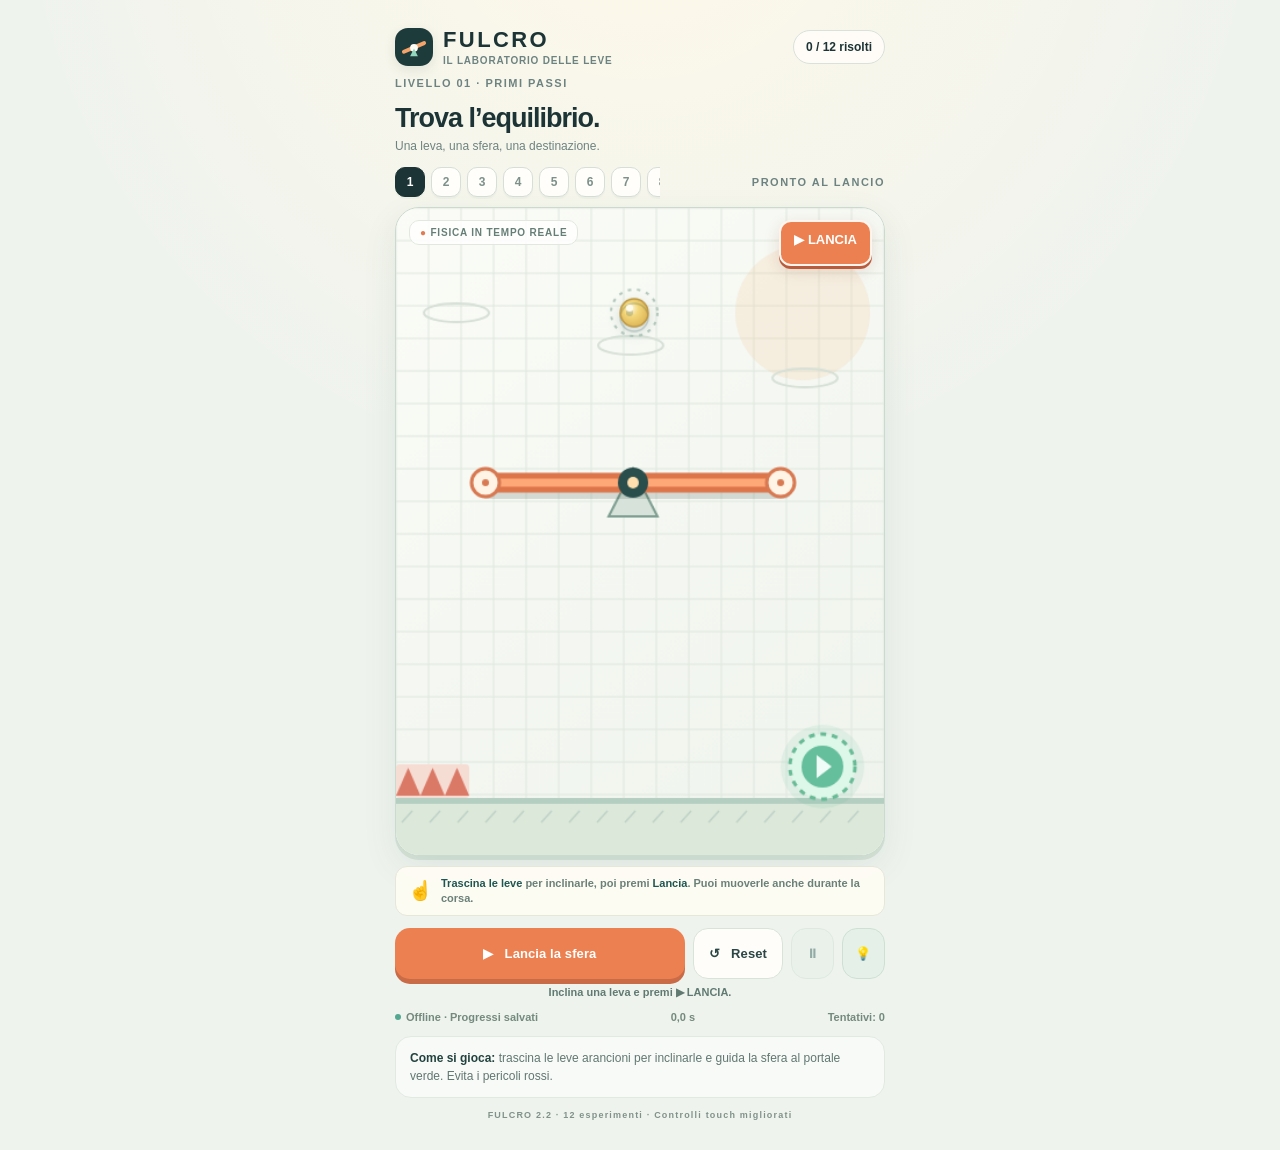
<file: fulcro-demo/index.html>
<!doctype html>
<html lang="it">
<head>
<meta charset="utf-8"><meta name="viewport" content="width=device-width,initial-scale=1,viewport-fit=cover,user-scalable=no">
<meta name="apple-mobile-web-app-capable" content="yes"><meta name="apple-mobile-web-app-status-bar-style" content="default">
<meta name="theme-color" content="#eaf0eb">
<title>FULCRO 2.2 · Il laboratorio delle leve</title>
<style>
:root{--ink:#1c3435;--muted:#6d8381;--paper:#eff3ee;--white:#fffdf7;--line:#d8e2da;--orange:#ed8051;--orange-dark:#bd5735;--mint:#57a998}
*{box-sizing:border-box;-webkit-tap-highlight-color:transparent}
body{margin:0;background:radial-gradient(circle at 50% -12%,#fff9e9,transparent 44%),var(--paper);color:var(--ink);font-family:ui-rounded,-apple-system,BlinkMacSystemFont,"Segoe UI",sans-serif;min-height:100svh}
.wrap{width:min(100% - 24px,490px);margin:auto;padding:14px 0 max(18px,env(safe-area-inset-bottom));}
.top{display:flex;align-items:center;justify-content:space-between;gap:8px;margin-bottom:11px}
.brand{display:flex;align-items:center;gap:10px}.mark{width:38px;height:38px;display:grid;place-items:center;border-radius:13px;background:#1d3b3b;color:white;box-shadow:0 4px 12px #193f3e1a}
.brand strong{display:block;font-size:22px;font-weight:900;letter-spacing:2.4px;line-height:1.1}.brand small{display:block;color:var(--muted);font-weight:600;font-size:10px;letter-spacing:.8px;margin-top:3px}
.micro{font-size:11px;color:var(--muted);font-weight:800;text-transform:uppercase;letter-spacing:1.5px}.pill{border:1px solid var(--line);background:#fffcf7;border-radius:999px;padding:9px 12px;font-weight:800;font-size:12px;color:var(--ink);white-space:nowrap}
h1{font-size:clamp(20px,6vw,27px);font-weight:850;letter-spacing:-1px;line-height:1.14;margin:8px 0 3px}p.lead{margin:0 0 10px;font-size:12px;color:var(--muted);line-height:1.5;min-height:18px}
.levelbar{display:flex;align-items:center;justify-content:space-between;margin:6px 0 8px;gap:10px}
.levels{display:flex;gap:6px;overflow-x:auto;scrollbar-width:none;max-width:min(265px,70vw);padding:2px 0}.levels::-webkit-scrollbar{display:none}.lev{cursor:pointer;flex:0 0 30px;width:30px;height:30px;border-radius:10px;border:1px solid #d5dfd7;background:#fffefa;color:#7d918a;font-weight:800;font-size:12px;box-shadow:0 2px 1px #cad9cb30}.lev.active{border-color:var(--ink);background:var(--ink);color:#fff}.lev.done:not(.active){color:#297c6d;border-color:#9dd4bd;background:#d9f1e3}
.stage{position:relative;border:1.5px solid #cbdacf;border-radius:24px;box-shadow:0 12px 35px #315e4c17,0 4px 0 #d7e4d8;overflow:hidden;background:#f9faf4;touch-action:none;aspect-ratio:420/556;width:100%}
canvas{display:block;width:100%;height:100%;touch-action:none;cursor:crosshair}
.corner{position:absolute;top:12px;left:13px;padding:6px 10px;background:#ffffffd6;border:1px solid #e2e8df;border-radius:10px;color:#667f76;pointer-events:none;font-size:10px;font-weight:800;letter-spacing:.8px}
.corner span{color:#e07b53}.hintTag{position:relative;margin-top:10px;border:1px solid #e5e7d8;background:#fffdf4e8;border-radius:12px;padding:9px 12px;display:flex;align-items:center;gap:9px;color:#6a8078;font-size:11px;font-weight:600;line-height:1.4;pointer-events:none}.hintTag b{color:#1e5651}
.result{position:absolute;inset:0;background:#f0f7edc5;backdrop-filter:blur(7px);display:none;flex-direction:column;align-items:center;justify-content:center;text-align:center;padding:24px;gap:12px}.result.visible{display:flex}.winicon{height:74px;width:74px;background:#d4f5df;border-radius:24px;display:grid;place-items:center;font-size:40px;box-shadow:0 9px 26px #2d99602b}.result h2{margin:0;font-size:30px;letter-spacing:-1px}.result p{margin:0;color:#657d78;font-size:14px;line-height:1.5}
.actions{display:flex;gap:8px;margin-top:12px}.btn{cursor:pointer;border:none;border-radius:15px;padding:14px 15px;min-height:51px;font-weight:850;letter-spacing:.1px;font-size:13px;display:flex;justify-content:center;align-items:center;gap:7px;transition:transform .12s,opacity .12s}.btn:active,.lev:active{transform:scale(.96)}.primary{background:var(--orange);color:white;flex:1;box-shadow:0 5px 0 #c96b46}.secondary{background:#fffdfa;color:#2a4745;border:1px solid #d9e4d9}.smallBtn{background:#e5f1e8;color:#38665c;border:1px solid #cde0d3}.btn[disabled]{opacity:.5;cursor:default}
.footer{display:flex;justify-content:space-between;align-items:center;gap:12px;margin-top:10px;color:#738a7f;font-size:11px;font-weight:600}.info{display:flex;gap:5px;align-items:center;white-space:nowrap}.dot{width:6px;height:6px;border-radius:50%;background:#54a891}
.help{margin-top:13px;padding:12px 14px;background:#ffffff9c;border:1px solid #e1eae0;border-radius:16px;color:#617771;font-size:12px;line-height:1.5}.help b{color:#22433d}.version{text-align:center;font-weight:800;font-size:9px;letter-spacing:1.2px;color:#80928a;margin:12px 0}.lev.active{scroll-margin:0 15px}.smallBtn{min-width:43px;padding:12px 9px}
@media(max-width:380px){.wrap{width:calc(100% - 16px);padding-top:10px}.brand strong{font-size:20px}.brand small{font-size:9px}.lev{width:28px;height:28px}.btn{padding:12px 9px;font-size:12px}.hintTag{padding:7px 10px}}
@media(min-width:700px){.wrap{padding-top:28px}.stage{aspect-ratio:420/556}h1{margin-top:14px}}
.bootOverlay{position:absolute;inset:58px 16px 18px;z-index:5;display:flex;align-items:center;justify-content:center;text-align:center;pointer-events:none}
.bootOverlay .bootText{max-width:320px;border:1px solid #d9e3da;border-radius:20px;background:#fffcf8f5;padding:24px 18px;box-shadow:0 10px 30px #1b4c3d1a}
.bootOverlay .bootText b{display:block;font-size:19px;margin:6px 0;color:#20443d}.bootOverlay .bootText small{font-size:12px;line-height:1.55;color:#55776a}

/* Il comando di avvio resta visibile dentro l'area di gioco anche su iPhone. */
.stageAction{position:absolute;right:12px;top:12px;z-index:8;display:flex;align-items:center;justify-content:flex-end;max-width:52%}
.stagePlay{background:var(--orange);color:#fff;border:2px solid #fff5ee;border-radius:12px;font-weight:900;font-size:13px;padding:10px 13px;min-height:46px;box-shadow:0 3px 0 #b95c3e,0 5px 16px #7b382627;cursor:pointer;touch-action:manipulation;-webkit-user-select:none;user-select:none}
.stagePlay:active{transform:translateY(1px)}
.stageLive{padding:8px 10px;background:#ffffffee;border:1px solid #c7dfd3;border-radius:12px;font-size:11px;color:#2c6658;font-weight:900;letter-spacing:.5px;white-space:nowrap}
#liveFeedback{display:block;font-size:11px;color:#607a72;margin-top:7px;font-weight:700;text-align:center;min-height:15px}
@media(max-width:600px){.stage{width:min(100%,46svh);margin-left:auto;margin-right:auto}.wrap{padding-bottom:calc(18px + env(safe-area-inset-bottom))}.actions .btn{min-height:54px}}
@media(max-height:700px) and (max-width:600px){.stage{width:min(100%,41svh)}.lead{margin-bottom:5px}.levelbar{margin:4px 0 6px}}
</style>
</head>
<body>
<main class="wrap">
 <div class="top"><div class="brand"><div class="mark"><svg width="28" height="28" viewBox="0 0 36 36" fill="none"><path d="M5 24L31 13" stroke="#f4a36a" stroke-width="5" stroke-linecap="round"/><circle cx="18" cy="19" r="5" fill="#fffdf5"/><path d="M13 30h10l-5-10-5 10Z" fill="#91d6bd"/></svg></div><div><strong>FULCRO</strong><small>IL LABORATORIO DELLE LEVE</small></div></div><span class="pill" id="progress">0 / 12 risolti</span></div>
 <div class="micro" id="eyebrow">LIVELLO 01 · PRIMI PASSI</div><h1 id="levelName">Trova l'equilibrio.</h1><p class="lead" id="levelDesc">Inclina la leva per guidare la sfera verso il portale.</p>
 <div class="levelbar"><div class="levels" id="levelButtons" aria-label="Seleziona livello"></div><div class="micro" id="status">PRONTO AL LANCIO</div></div>
 <div class="stage" id="stage"><canvas id="game" aria-label="Gioco di fisica. Trascina le estremità delle leve, poi premi Lancia."></canvas><div class="stageAction"><button id="stageLaunch" class="stagePlay" type="button" aria-label="Avvia la simulazione">▶ LANCIA</button><span id="stageLive" class="stageLive" style="display:none" aria-live="polite">● IN MOVIMENTO</span></div><div class="corner"><span>●</span> FISICA IN TEMPO REALE</div><div class="bootOverlay" id="bootOverlay" role="alert"><div class="bootText"><span style="font-size:29px">🎮</span><b>Anteprima non interattiva</b><small>Il motore del gioco non viene avviato da questa anteprima. Per giocare apri FULCRO tramite il suo indirizzo web in Safari.</small></div></div><div class="result" id="result"><div class="winicon">✦</div><h2>Perfetto!</h2><p id="victoryText">Hai guidato la sfera a destinazione.</p><button id="next" class="btn primary" style="min-width:190px;flex:none">Livello successivo →</button><button id="again" class="btn secondary" style="min-width:190px">Rigioca questo livello</button></div></div>
 <div class="hintTag" id="guide"><span style="font-size:19px">☝️</span><span><b>Trascina le leve</b> per inclinarle, poi premi <b>Lancia</b>. Puoi muoverle anche durante la corsa.</span></div>
 <div class="actions"><button class="btn primary" id="launch">▶ &nbsp; Lancia la sfera</button><button class="btn secondary" id="restart" title="Ricomincia">↺ &nbsp; Reset</button><button class="btn smallBtn" id="pause" title="Pausa" aria-label="Pausa">⏸</button><button class="btn smallBtn" id="help" title="Suggerimento" aria-label="Suggerimento">💡</button></div>
 <span id="liveFeedback" aria-live="polite">Inclina una leva e premi ▶ LANCIA.</span><div class="footer"><span class="info"><span class="dot"></span> Offline · Progressi salvati</span><span id="timer">0,0 s</span><span id="attempts">Tentativi: 0</span></div>
 <div class="help" id="howto"><b>Come si gioca:</b> sposta le estremità delle leve arancioni. La gravità farà il resto. Il portale verde è il traguardo; le zone rosse sono da evitare. Premi 💡 se vuoi un suggerimento.</div><div class="version">FULCRO 2.2 · 12 esperimenti · Controlli touch migliorati</div>
</main>
<script>
try{(()=>{'use strict';
const W=420,H=556, FLOOR=507, TAU=Math.PI*2;
const clamp=(v,a,b)=>Math.max(a,Math.min(b,v));
const levels=[
 {tag:'PRIMI PASSI',name:'Trova l’equilibrio.',desc:'Una leva, una sfera, una destinazione.',spawn:[205,90],target:[367,480],beams:[[204,236,254,0,-.78,.78]],hazards:[[0,478,63,29]],walls:[],hint:[.36],msg:'Fai scendere la sfera verso destra.'},
 {tag:'VERSO SINISTRA',name:'Cambia direzione.',desc:'Non tutte le soluzioni si trovano a destra.',spawn:[210,76],target:[55,480],beams:[[211,224,250,0,-.85,.85]],hazards:[[356,478,64,29]],walls:[],hint:[-.38],msg:'Questa volta il portale è a sinistra.'},
 {tag:'DOPPIO FULCRO',name:'Una leva non basta.',desc:'Combina due inclinazioni per andare lontano.',spawn:[90,84],target:[351,480],beams:[[132,225,183,0,-.8,.8],[285,355,194,0,-.8,.8]],hazards:[[0,481,80,26],[176,481,66,26]],walls:[],hint:[.51,.3],msg:'Passa dalla prima leva alla seconda.'},
 {tag:'IL CAMBIO',name:'La strada tortuosa.',desc:'Ogni leva può cambiare il corso della caduta.',spawn:[322,79],target:[68,480],beams:[[300,215,175,0,-.85,.85],[153,355,190,0,-.85,.85]],hazards:[[193,480,55,27],[358,480,62,27]],walls:[],hint:[-.53,-.28],msg:'Prima spingi a sinistra, poi correggi.'},
 {tag:'TRA GLI OSTACOLI',name:'Un varco preciso.',desc:'Evita le zone rosse e cerca il passaggio.',spawn:[168,75],target:[372,480],beams:[[170,219,202,0,-.95,.95],[292,369,170,0,-.85,.85]],hazards:[[0,481,106,26],[195,481,90,26]],walls:[[255,275,316,291]],hint:[.50,.33],msg:'La seconda leva ti aiuta a superare il pericolo.'},
 {tag:'MAESTRO DELLE LEVE',name:'Il grande esperimento.',desc:'Tre leve. Una pallina. Tutto dipende da te.',spawn:[68,72],target:[390,429],beams:[[117,196,144,0,-.92,.92],[254,312,170,0,-.85,.85],[347,422,125,0,-.78,.78]],hazards:[[0,481,99,26],[178,481,73,26],[284,481,56,26]],walls:[],hint:[.45,.35,.22],msg:'Guida la sfera attraverso le tre leve.'}
 ,{tag:'LA MOLLA',name:'Un colpo di energia.',desc:'La molla azzurra respinge la sfera. Usa la leva per raggiungerla.',spawn:[205,90],target:[367,480],beams:[[204,236,254,0,-.78,.78]],hazards:[[0,478,63,29]],walls:[],springs:[[365,410,19,420]],hint:[.36],msg:'Inclina la leva verso destra e osserva la spinta della molla.'}
 ,{tag:'INGRANAGGI',name:'Leve collegate.',desc:'Quando muovi una leva, anche la seconda ruota al contrario.',spawn:[90,84],target:[105,480],beams:[[132,225,183,0,-.8,.8],[285,355,194,0,-.8,.8]],linkages:[[0,1,-1]],hazards:[[0,481,80,26],[176,481,66,26]],walls:[],hint:[.51,-.51],msg:'Le due leve sono unite da un ingranaggio: si muovono in verso opposto.'}
 ,{tag:'INTERRUTTORE',name:'Apri il passaggio.',desc:'Tocca l’interruttore arancione con la pallina per aprire il cancello.',spawn:[205,90],target:[382,480],beams:[[204,236,254,0,-.78,.78]],hazards:[[0,478,63,29]],walls:[],switches:[[379,468,18]],gates:[[348,440,348,507]],hint:[.36],msg:'Il pulsante sul pavimento disattiva la barriera davanti al traguardo.'}
 ,{tag:'TRAMPOLINO',name:'Prendi il rimbalzo.',desc:'Raccogli la spinta di due leve e di una molla.',spawn:[90,84],target:[353,480],beams:[[132,225,183,0,-.8,.8],[285,355,194,0,-.8,.8]],springs:[[320,310,18,260]],hazards:[[0,481,80,26],[176,481,66,26]],walls:[],hint:[.51,.3],msg:'Il cuscino azzurro restituisce energia alla sfera.'}
 ,{tag:'DOPPIO INCASTRO',name:'Doppio scambio.',desc:'Leve gemelle e un passaggio protetto da aprire.',spawn:[322,79],target:[337,456],beams:[[300,215,175,0,-.85,.85],[153,355,190,0,-.85,.85]],linkages:[[0,1,-1]],switches:[[282,412,20]],gates:[[309,430,309,507]],hazards:[[193,480,55,27],[358,480,62,27]],walls:[],hint:[-.53,.53],msg:'I due bracci si muovono specularmente. Raggiungi il pulsante per aprire.'}
 ,{tag:'GRAN FINALE',name:'La macchina perfetta.',desc:'Tre leve, un interruttore e una molla: combinali.',spawn:[68,72],target:[390,429],beams:[[117,196,144,0,-.92,.92],[254,312,170,0,-.85,.85],[347,422,125,0,-.78,.78]],springs:[[335,340,18,220]],switches:[[403,412,15]],gates:[[382,388,382,454]],hazards:[[0,481,99,26],[178,481,73,26],[284,481,56,26]],walls:[],hint:[.45,.35,.22],msg:'Le molle, le leve e l’interruttore lavorano insieme. Sperimenta.'}
];
let levelIndex=0, level=null, ball=null, state='ready',attempts=0, currentTime=0,drag=null, lastTS=0, accumulator=0;
let particles=[], confetti=[], flash=0, frame=0,restTime=0, bestTimes=(()=>{try{return JSON.parse(localStorage.getItem("fulcro-v2-times")||"{}")||{}}catch{return {}}})();
const canvas=document.querySelector('#game'),ctx=canvas.getContext('2d');canvas.width=W;canvas.height=H;
const el=id=>document.getElementById(id);
const progress=(()=>{try{return JSON.parse(localStorage.getItem('fulcro-progress')||'[]')}catch{return []}})();
function save(){try{localStorage.setItem('fulcro-progress',JSON.stringify(progress))}catch{}}
function roundrect(x,y,w,h,r,fill,stroke){r=Math.max(0,Math.min(r,w/2,h/2));ctx.beginPath();ctx.moveTo(x+r,y);ctx.lineTo(x+w-r,y);ctx.quadraticCurveTo(x+w,y,x+w,y+r);ctx.lineTo(x+w,y+h-r);ctx.quadraticCurveTo(x+w,y+h,x+w-r,y+h);ctx.lineTo(x+r,y+h);ctx.quadraticCurveTo(x,y+h,x,y+h-r);ctx.lineTo(x,y+r);ctx.quadraticCurveTo(x,y,x+r,y);ctx.closePath();if(fill){ctx.fillStyle=fill;ctx.fill()}if(stroke){ctx.strokeStyle=stroke;ctx.stroke()}}
function t(x,y,s,font,color,align='left'){ctx.fillStyle=color;ctx.font=font;ctx.textAlign=align;ctx.fillText(s,x,y);ctx.textAlign='left'}
function updateUI(){
 el('eyebrow').textContent='LIVELLO '+String(levelIndex+1).padStart(2,'0')+' · '+level.tag;
 el('levelName').textContent=level.name;el('levelDesc').textContent=level.desc;
 el('progress').textContent=progress.slice(0,levels.length).filter(Boolean).length+' / '+levels.length+' risolti';
 el('attempts').textContent='Tentativi: '+attempts;
 el('status').textContent=state==='ready'?'PRONTO AL LANCIO':state==='running'?'IN MOVIMENTO':state==='paused'?'IN PAUSA':state==='won'?'COMPLETATO':'RIPROVA';
 el('launch').innerHTML=state==='running'?'❚❚ &nbsp; In movimento':(state==='failed'?'▶ &nbsp; Riprova':'▶ &nbsp; Lancia la sfera');
 el('launch').disabled=state==='running'||state==='won';el('pause').disabled=state==='ready'||state==='failed'||state==='won';el('pause').textContent=state==='paused'?'▶':'⏸';el('timer').textContent=currentTime.toFixed(1).replace('.',',')+' s';
 const showStagePlay=state==='ready'||state==='failed'||state==='paused';el('stageLaunch').style.display=showStagePlay?'inline-flex':'none';el('stageLaunch').textContent=state==='paused'?'▶ RIPRENDI':state==='failed'?'▶ RIPROVA':'▶ LANCIA';el('stageLive').style.display=state==='running'?'inline-flex':'none';el('liveFeedback').textContent=state==='running'?'Lancio avviato · tentativo '+attempts+' · puoi spostare le leve durante la corsa.':state==='paused'?'In pausa: premi Riprendi.':state==='failed'?'La sfera non è arrivata. Prova a modificare la leva e riprova.':state==='won'?'Livello completato!':'Inclina una leva e premi ▶ LANCIA.';
 el('result').classList.toggle('visible',state==='won');
 el('guide').style.display=state==='won'?'none':'';el('howto').innerHTML=levelIndex<6?'<b>Come si gioca:</b> trascina le leve arancioni per inclinarle e guida la sfera al portale verde. Evita i pericoli rossi.':levelIndex===6||levelIndex===9?'<b>Novità — molle:</b> i dischi azzurri rimbalzano e accelerano la pallina. Trascina le leve, poi lancia.':levelIndex===7||levelIndex===10?'<b>Novità — ingranaggi:</b> alcune leve sono collegate e ruotano in direzioni opposte. Regola i bracci con il dito.':'<b>Novità — interruttori:</b> la pallina deve toccare il pulsante arancione per aprire il cancello azzurro.';
 el('levelButtons').innerHTML=levels.map((_,i)=>'<button class="lev '+(i===levelIndex?'active':progress[i]?'done':'')+'" data-level="'+i+'" aria-label="Livello '+(i+1)+'">'+(i+1)+'</button>').join('');
}
function setup(i){levelIndex=clamp(i,0,levels.length-1);level=JSON.parse(JSON.stringify(levels[levelIndex]));level.beams=level.beams.map((b,i)=>({x:b[0],y:b[1],len:b[2],angle:b[3],target:b[3],min:b[4],max:b[5],speed:0,shadow:0,id:i}));
 ball={x:level.spawn[0],y:level.spawn[1],vx:0,vy:0,r:12,rot:0};
 level.opened=false;level.springCooldown={};level.springs=level.springs||[];level.switches=level.switches||[];level.gates=level.gates||[];level.linkages=level.linkages||[];
 state='ready';attempts=0;currentTime=0;particles=[];confetti=[];flash=0;drag=null;accumulator=0;restTime=0;updateUI();draw();}
function resetBall(){level.opened=false;level.springCooldown={};ball={x:level.spawn[0],y:level.spawn[1],vx:0,vy:0,r:12,rot:0};currentTime=0;particles=[];flash=0;state='ready';accumulator=0;restTime=0;updateUI()}
function launch(){
 if(state==='running'||state==='won')return;
 if(state==='paused'){state='running';updateUI();return}
 if(state==='failed'){resetBall()}
 state='running';attempts++;currentTime=0;restTime=0;
 // Piccolo impulso orizzontale: impedisce che la sfera rimanga perfettamente
 // immobile sul fulcro quando la leva viene lasciata orizzontale.
 if(Math.abs(ball.vx)<1){ball.vx=18*Math.sign(Math.sin(level.beams[0].angle)||1)}
 updateUI();
}
function win(){if(state!=='running')return;state='won';progress[levelIndex]=true;save();if(!bestTimes[levelIndex]||currentTime<bestTimes[levelIndex]){bestTimes[levelIndex]=currentTime;try{localStorage.setItem('fulcro-v2-times',JSON.stringify(bestTimes))}catch{}}updateUI();el('victoryText').textContent=levelIndex===levels.length-1?'Hai completato il laboratorio avanzato!':'Traguardo raggiunto in '+currentTime.toFixed(1).replace('.',',')+' s. Migliore: '+bestTimes[levelIndex].toFixed(1).replace('.',',')+' s.';confetti=Array.from({length:68},(_,i)=>({x:ball.x,y:ball.y,vx:(Math.random()-.5)*420,vy:-Math.random()*350-35,life:.8+Math.random()*1,angle:Math.random()*TAU,col:['#f1a365','#5ab69c','#466c77','#e6c860','#ffffff'][i%5]}));}
function fail(){if(state!=='running')return;state='failed';updateUI();}
function pointSeg(px,py,ax,ay,bx,by){let vx=bx-ax,vy=by-ay,q=clamp(((px-ax)*vx+(py-ay)*vy)/(vx*vx+vy*vy||1),0,1);return{x:ax+q*vx,y:ay+q*vy,q}}
function collide(ax,ay,bx,by,width,velocityX=0,velocityY=0,isBeam=false){let p=pointSeg(ball.x,ball.y,ax,ay,bx,by),dx=ball.x-p.x,dy=ball.y-p.y,dist=Math.hypot(dx,dy),minDist=ball.r+width;if(dist>=minDist)return;
 let nx,ny;if(dist>.001){nx=dx/dist;ny=dy/dist}else{nx=0;ny=-1;dist=.001}
 let depth=minDist-dist;ball.x+=nx*(depth+.02);ball.y+=ny*(depth+.02);
 let rvx=ball.vx-velocityX,rvy=ball.vy-velocityY,rel=rvx*nx+rvy*ny;
 if(rel<0){let restitution=isBeam?.27:.11;let j=-(1+restitution)*rel;ball.vx+=j*nx;ball.vy+=j*ny;
  const tx=-ny,ty=nx,vt=ball.vx*tx+ball.vy*ty;let fric=isBeam?.003:.032;ball.vx-=tx*vt*fric;ball.vy-=ty*vt*fric;
  if(isBeam&&Math.abs(velocityX)+Math.abs(velocityY)>60){particles.push({x:p.x,y:p.y,life:.30})}
 }
}
function step(dt){frame++;if(state==='running')currentTime+=dt;
 for(let b of level.beams){let delta=clamp(b.target-b.angle,-8*dt,8*dt);if(state!=='paused'){b.angle+=delta;b.speed=delta/dt;}else{b.speed=0}if(state==='ready')b.angle=b.target;}
 if(state==='running'){
  ball.vy+=940*dt;ball.vx*=.9996;ball.vy*=.9998;
  ball.x+=ball.vx*dt;ball.y+=ball.vy*dt;ball.rot+=ball.vx*dt/ball.r;
  // Static surfaces
  collide(0,FLOOR,W,FLOOR,6); // floor surface
  for(const s of level.walls)collide(s[0],s[1],s[2],s[3],7);
  if(!level.opened)for(const g of level.gates)collide(g[0],g[1],g[2],g[3],8);
  // Rotating beams
  for(const b of level.beams){let ux=Math.cos(b.angle),uy=Math.sin(b.angle),dx=ux*b.len/2,dy=uy*b.len/2;
    const nearest=pointSeg(ball.x,ball.y,b.x-dx,b.y-dy,b.x+dx,b.y+dy);
    let rx=nearest.x-b.x,ry=nearest.y-b.y;
    collide(b.x-dx,b.y-dy,b.x+dx,b.y+dy,6,-ry*b.speed,rx*b.speed,true);
  }
  // Springs: a physical impulse away from the bumper, with a cooldown to avoid re-triggering every frame.
  for(let i=0;i<level.springs.length;i++){let sp=level.springs[i],dx=ball.x-sp[0],dy=ball.y-sp[1],dist=Math.hypot(dx,dy),min=ball.r+sp[2];level.springCooldown[i]=Math.max(0,(level.springCooldown[i]||0)-dt);if(dist<min&&dist>0){let nx=dx/dist,ny=dy/dist;ball.x=sp[0]+nx*(min+.1);ball.y=sp[1]+ny*(min+.1);if(level.springCooldown[i]===0){let toward=ball.vx*nx+ball.vy*ny;ball.vx+=(Math.max(0,-toward)*1.25+sp[3]) * nx;ball.vy+=(Math.max(0,-toward)*1.25+sp[3]) * ny;level.springCooldown[i]=.24;particles.push({x:sp[0],y:sp[1],life:.3});}}}
  // Floor switches open all gates on this level.
  for(let sw of level.switches){if(Math.hypot(ball.x-sw[0],ball.y-sw[1])<ball.r+sw[2]+4)level.opened=true}
  if(ball.x<ball.r+5){ball.x=ball.r+5;ball.vx=Math.abs(ball.vx)*.17}if(ball.x>W-ball.r-5){ball.x=W-ball.r-5;ball.vx=-Math.abs(ball.vx)*.17}
  for(const h of level.hazards){if(ball.x+ball.r>h[0]&&ball.x-ball.r<h[0]+h[2]&&ball.y+ball.r>h[1]&&ball.y-ball.r<h[1]+h[3]){fail();break}}
  let d=Math.hypot(ball.x-level.target[0],ball.y-level.target[1]);if(d<28&&(level.gates.length===0||level.opened))win();
  if(currentTime>2.4&&Math.hypot(ball.vx,ball.vy)<6&&ball.y>FLOOR-40)restTime+=dt;else restTime=0; if(ball.y>H+20||currentTime>40||restTime>2.5)fail();
 }
 particles=particles.filter(p=>{p.life-=dt;return p.life>0});
 confetti=confetti.filter(p=>{p.life-=dt;p.x+=p.vx*dt;p.y+=p.vy*dt;p.vy+=600*dt;p.angle+=3*dt;return p.life>0});
}
function render(){ctx.clearRect(0,0,W,H);
 const bg=ctx.createLinearGradient(0,0,W,H);bg.addColorStop(0,'#fbfcf7');bg.addColorStop(1,'#eff4ed');ctx.fillStyle=bg;ctx.fillRect(0,0,W,H);
 // Draft paper grid
 ctx.strokeStyle='#dfe8df';ctx.lineWidth=1;for(let x=0;x<=W;x+=28){ctx.beginPath();ctx.moveTo(x,0);ctx.lineTo(x,H);ctx.stroke()}for(let y=0;y<=H;y+=28){ctx.beginPath();ctx.moveTo(0,y);ctx.lineTo(W,y);ctx.stroke()}
 // Decorative sun and clouds
 ctx.globalAlpha=.23;ctx.fillStyle='#f0c89d';ctx.beginPath();ctx.arc(350,90,58,0,TAU);ctx.fill();ctx.globalAlpha=1;
 for(let i=0;i<3;i++){ctx.strokeStyle='#d7e1d7';ctx.lineWidth=2;ctx.beginPath();ctx.ellipse(52+i*150,90+i*28,28,8,0,0,TAU);ctx.stroke()}
 // ground and orange boundary
 roundrect(0,FLOOR,W,H-FLOOR,0,'#dce9da');ctx.fillStyle='#b4cec1';ctx.fillRect(0,FLOOR,W,5);
 for(let x=14;x<W;x+=24){ctx.strokeStyle='#c0d3c8';ctx.lineWidth=1.6;ctx.beginPath();ctx.moveTo(x,FLOOR+11);ctx.lineTo(x-9,FLOOR+21);ctx.stroke()}
 // metallic fixed walls
 for(const s of level.walls){ctx.beginPath();ctx.moveTo(s[0],s[1]);ctx.lineTo(s[2],s[3]);ctx.lineCap='round';ctx.strokeStyle='#829d96';ctx.lineWidth=15;ctx.stroke();ctx.strokeStyle='#bfd3c7';ctx.lineWidth=6;ctx.stroke()}
 // hazards: red serrated pits
 for(const h of level.hazards){roundrect(h[0],h[1],h[2],h[3],3,'#f6ddd3');ctx.fillStyle='#db7967';let count=Math.max(1,Math.floor(h[2]/19));for(let i=0;i<count;i++){let x=h[0]+(i+.5)*h[2]/count,hw=h[2]/count/2;ctx.beginPath();ctx.moveTo(x-hw,h[1]+h[3]-2);ctx.lineTo(x,h[1]+3);ctx.lineTo(x+hw,h[1]+h[3]-2);ctx.fill()} }
 // Spring bumpers (sky blue: active physics)
 for(let sp of level.springs){ctx.beginPath();ctx.arc(sp[0],sp[1],sp[2]+4,0,TAU);ctx.fillStyle='#b3e5e6';ctx.fill();ctx.lineWidth=3;ctx.strokeStyle='#479fa8';ctx.stroke();ctx.beginPath();ctx.arc(sp[0],sp[1],sp[2]-3,0,TAU);ctx.strokeStyle='#f4ffff';ctx.lineWidth=3;ctx.stroke();for(let j=0;j<7;j++){let a=j*TAU/7;ctx.beginPath();ctx.moveTo(sp[0]+Math.cos(a)*6,sp[1]+Math.sin(a)*6);ctx.lineTo(sp[0]+Math.cos(a)*(sp[2]-5),sp[1]+Math.sin(a)*(sp[2]-5));ctx.strokeStyle='#41929a';ctx.lineWidth=2;ctx.stroke()}}
 // Pressure switches and physical gates
 for(let sw of level.switches){roundrect(sw[0]-sw[2],sw[1]-7,sw[2]*2,16,7,level.opened?'#89cbac':'#f5b466');ctx.beginPath();ctx.arc(sw[0],sw[1],4,0,TAU);ctx.fillStyle=level.opened?'#2b816d':'#b7592d';ctx.fill()}
 for(let g of level.gates){ctx.save();ctx.globalAlpha=level.opened?.13:1;ctx.beginPath();ctx.moveTo(g[0],g[1]);ctx.lineTo(g[2],g[3]);ctx.strokeStyle='#6686ad';ctx.lineWidth=19;ctx.lineCap='round';ctx.stroke();ctx.strokeStyle='#d9e8fd';ctx.lineWidth=4;ctx.setLineDash([5,7]);ctx.stroke();ctx.setLineDash([]);ctx.restore()}
 // goal halo
 let goal=level.target;let pulse=(Math.sin(performance.now()/420)+1)/2;
 ctx.beginPath();ctx.arc(goal[0],goal[1],34+pulse*4,0,TAU);ctx.fillStyle='rgba(68,179,138,.10)';ctx.fill();
 ctx.beginPath();ctx.arc(goal[0],goal[1],28,0,TAU);ctx.fillStyle='#ddf8e8';ctx.fill();ctx.strokeStyle='#68bb96';ctx.lineWidth=3;ctx.setLineDash([5,5]);ctx.stroke();ctx.setLineDash([]);
 ctx.beginPath();ctx.arc(goal[0],goal[1],18,0,TAU);ctx.fillStyle='#65bf9d';ctx.fill();
 ctx.fillStyle='#f0fcf7';ctx.beginPath();ctx.moveTo(goal[0]-5,goal[1]-10);ctx.lineTo(goal[0]+8,goal[1]);ctx.lineTo(goal[0]-5,goal[1]+10);ctx.fill();
 // beam supports and rods
 for(const b of level.beams){let ux=Math.cos(b.angle),uy=Math.sin(b.angle),dx=ux*b.len/2,dy=uy*b.len/2,x1=b.x-dx,y1=b.y-dy,x2=b.x+dx,y2=b.y+dy;
   ctx.fillStyle='#d7e3da';ctx.beginPath();ctx.moveTo(b.x-21,b.y+29);ctx.lineTo(b.x,b.y-12);ctx.lineTo(b.x+21,b.y+29);ctx.closePath();ctx.fill();ctx.strokeStyle='#7f9e92';ctx.lineWidth=2;ctx.stroke();
   ctx.beginPath();ctx.moveTo(x1+2,y1+6);ctx.lineTo(x2+2,y2+6);ctx.strokeStyle='rgba(42,66,57,.17)';ctx.lineWidth=16;ctx.lineCap='round';ctx.stroke();
   ctx.beginPath();ctx.moveTo(x1,y1);ctx.lineTo(x2,y2);ctx.strokeStyle='#dd754a';ctx.lineWidth=17;ctx.stroke();ctx.strokeStyle='#ffa877';ctx.lineWidth=7;ctx.stroke();ctx.lineCap='butt';
   for(const sign of [-1,1]){let ex=b.x+sign*dx,ey=b.y+sign*dy;ctx.beginPath();ctx.arc(ex,ey,12,0,TAU);ctx.fillStyle='#fff4e5';ctx.fill();ctx.lineWidth=3;ctx.strokeStyle='#d87952';ctx.stroke();ctx.beginPath();ctx.arc(ex,ey,3,0,TAU);ctx.fillStyle='#d87952';ctx.fill()}
   ctx.beginPath();ctx.arc(b.x,b.y,13,0,TAU);ctx.fillStyle='#294e4c';ctx.fill();ctx.beginPath();ctx.arc(b.x,b.y,5,0,TAU);ctx.fillStyle='#ffdfae';ctx.fill();
 }
 // Chain drive: indicate that paired fulcrums are mechanically linked
 for(let link of level.linkages){const a=level.beams[link[0]],b=level.beams[link[1]];if(a&&b){ctx.save();ctx.strokeStyle='#87aba4';ctx.globalAlpha=.65;ctx.lineWidth=2;ctx.setLineDash([4,8]);ctx.beginPath();ctx.moveTo(a.x,a.y+18);ctx.bezierCurveTo(a.x,a.y+55,b.x,b.y-55,b.x,b.y-17);ctx.stroke();ctx.setLineDash([]);for(const p of [a,b]){ctx.beginPath();ctx.arc(p.x,p.y,20,0,TAU);ctx.setLineDash([2,4]);ctx.stroke()}ctx.restore()}}
 // projectile spawn light & ball
 if(state==='ready'||state==='failed'){ctx.beginPath();ctx.arc(level.spawn[0],level.spawn[1],20,0,TAU);ctx.strokeStyle='#b5c9bf';ctx.setLineDash([3,5]);ctx.lineWidth=2;ctx.stroke();ctx.setLineDash([])}
 ctx.save();ctx.translate(ball.x,ball.y);ctx.rotate(ball.rot);ctx.shadowColor='rgba(22,63,66,.20)';ctx.shadowBlur=12;ctx.shadowOffsetY=4;
 let grad=ctx.createRadialGradient(-4,-5,0,0,0,16);grad.addColorStop(0,'#fffef5');grad.addColorStop(.38,'#f4d87b');grad.addColorStop(1,'#d5a94a');ctx.beginPath();ctx.arc(0,0,ball.r,0,TAU);ctx.fillStyle=grad;ctx.fill();ctx.shadowBlur=0;ctx.strokeStyle='#bd9845';ctx.lineWidth=1.5;ctx.stroke();
 ctx.beginPath();ctx.arc(-4,-4,3,0,TAU);ctx.fillStyle='#fffbea';ctx.fill();ctx.restore();
 for(const p of particles){ctx.beginPath();ctx.arc(p.x,p.y,(1-p.life)*18,0,TAU);ctx.strokeStyle='rgba(244,154,100,'+(p.life*2)+')';ctx.lineWidth=3;ctx.stroke()}
 for(const c of confetti){ctx.save();ctx.translate(c.x,c.y);ctx.rotate(c.angle);ctx.globalAlpha=clamp(c.life,0,1);ctx.fillStyle=c.col;ctx.fillRect(-3,-5,6,10);ctx.restore()}
}
function draw(){render();if(state==='running')el('timer').textContent=currentTime.toFixed(1).replace('.',',')+' s'}
let lastFrameWallClock=0;function update(ts){lastFrameWallClock=performance.now();if(!lastTS)lastTS=ts;let delta=clamp((ts-lastTS)/1000,0,.05);lastTS=ts;accumulator+=delta;const dt=1/120;let n=0;while(accumulator>=dt&&n<8){step(dt);accumulator-=dt;n++}draw();requestAnimationFrame(update)}
function worldPt(ev){const r=canvas.getBoundingClientRect();return{x:(ev.clientX-r.left)*W/r.width,y:(ev.clientY-r.top)*H/r.height}}
function startDrag(ev){if(state==='won'||state==='paused')return;let p=worldPt(ev),sel=null,best=999;for(const b of level.beams){let ux=Math.cos(b.angle),uy=Math.sin(b.angle),x=ux*b.len/2,y=uy*b.len/2;let d=pointSeg(p.x,p.y,b.x-x,b.y-y,b.x+x,b.y+y);let dd=Math.hypot(p.x-d.x,p.y-d.y);if(dd<27&&dd<best){sel=b;best=dd}}if(!sel)return;
 drag={id:ev.pointerId,beam:sel,side:Math.cos(sel.angle)*(p.x-sel.x)+Math.sin(sel.angle)*(p.y-sel.y)>=0?1:-1};canvas.setPointerCapture(ev.pointerId);ev.preventDefault();}
function moveDrag(ev){if(!drag||drag.id!==ev.pointerId)return;let p=worldPt(ev),b=drag.beam;let a=Math.atan2((p.y-b.y)*drag.side,(p.x-b.x)*drag.side);
 // Avoid winding into opposite arm and fold into principal range
 while(a>Math.PI/2)a-=Math.PI;while(a< -Math.PI/2)a+=Math.PI;
 b.target=clamp(a,b.min,b.max);for(const [ia,ib,ratio] of level.linkages){if(b.id===ia){let o=level.beams[ib];o.target=clamp(b.target*ratio,o.min,o.max)}else if(b.id===ib){let o=level.beams[ia];o.target=clamp(b.target/ratio,o.min,o.max)}}if(state==='ready'||state==='failed')for(const lever of level.beams)lever.angle=lever.target;ev.preventDefault();}
function endDrag(ev){if(drag&&ev.pointerId===drag.id){drag=null;try{canvas.releasePointerCapture(ev.pointerId)}catch{}}}
canvas.addEventListener('pointerdown',startDrag);canvas.addEventListener('pointermove',moveDrag);canvas.addEventListener('pointerup',endDrag);canvas.addEventListener('pointercancel',endDrag);
// Due pulsanti, un solo comando; pointerup rende l'avvio affidabile anche nei visualizzatori iOS.
for(const id of ['launch','stageLaunch']){
 const btn=el(id);
 btn.addEventListener('click',launch);
 btn.addEventListener('pointerup',ev=>{if(ev.pointerType==='touch'||ev.pointerType==='pen'){ev.preventDefault();launch()}});
}
el('restart').addEventListener('click',()=>{resetBall();for(const b of level.beams)b.angle=b.target=0;updateUI()});
el('help').addEventListener('click',()=>{for(let i=0;i<level.beams.length;i++){level.beams[i].target=level.hint[i];if(state!=='running'&&state!=='paused')level.beams[i].angle=level.hint[i]}el('guide').innerHTML='<span style="font-size:18px">💡</span><span><b>Indizio:</b> '+level.msg+' Le leve sono state inclinate come suggerimento, ma puoi ancora modificarle.</span>';draw()});
el('pause').addEventListener('click',()=>{if(state==='running'){state='paused'}else if(state==='paused'){state='running'}updateUI()});
el('levelButtons').addEventListener('click',ev=>{const b=ev.target.closest('[data-level]');if(b){setup(Number(b.dataset.level));el('guide').innerHTML='<span style="font-size:19px">☝️</span><span><b>Trascina le leve</b> per inclinarle, poi premi <b>Lancia</b>. Puoi muoverle anche durante la corsa.</span>'}});
el('next').addEventListener('click',()=>setup(levelIndex===levels.length-1?0:levelIndex+1));el('again').addEventListener('click',()=>setup(levelIndex));
window.addEventListener('keydown',ev=>{if(ev.key===' '||ev.key==='Enter'){if(!ev.repeat&&ev.target.tagName!=='BUTTON'){ev.preventDefault();launch()}}else if(ev.key.toLowerCase()==='r'){resetBall()}});
setup(0);document.getElementById('bootOverlay').style.display='none';requestAnimationFrame(update);
// Se l'anteprima o Safari sospendono i frame, ripristina il clock al ritorno.
document.addEventListener('visibilitychange',()=>{lastTS=0;accumulator=0});
setInterval(()=>{if(state==='running'&&!document.hidden&&performance.now()-lastFrameWallClock>600){step(1/30);draw()}},100);
})();}catch(err){var boot=document.getElementById('bootOverlay');if(boot){boot.style.display='flex';var msg=boot.querySelector('small');if(msg)msg.textContent='Il motore non si è avviato ('+(err&&err.message?err.message:'errore sconosciuto')+'). Apri il link web in Safari.';}console.error('FULCRO initialization error:',err);}
</script>
</body></html>
</file>
